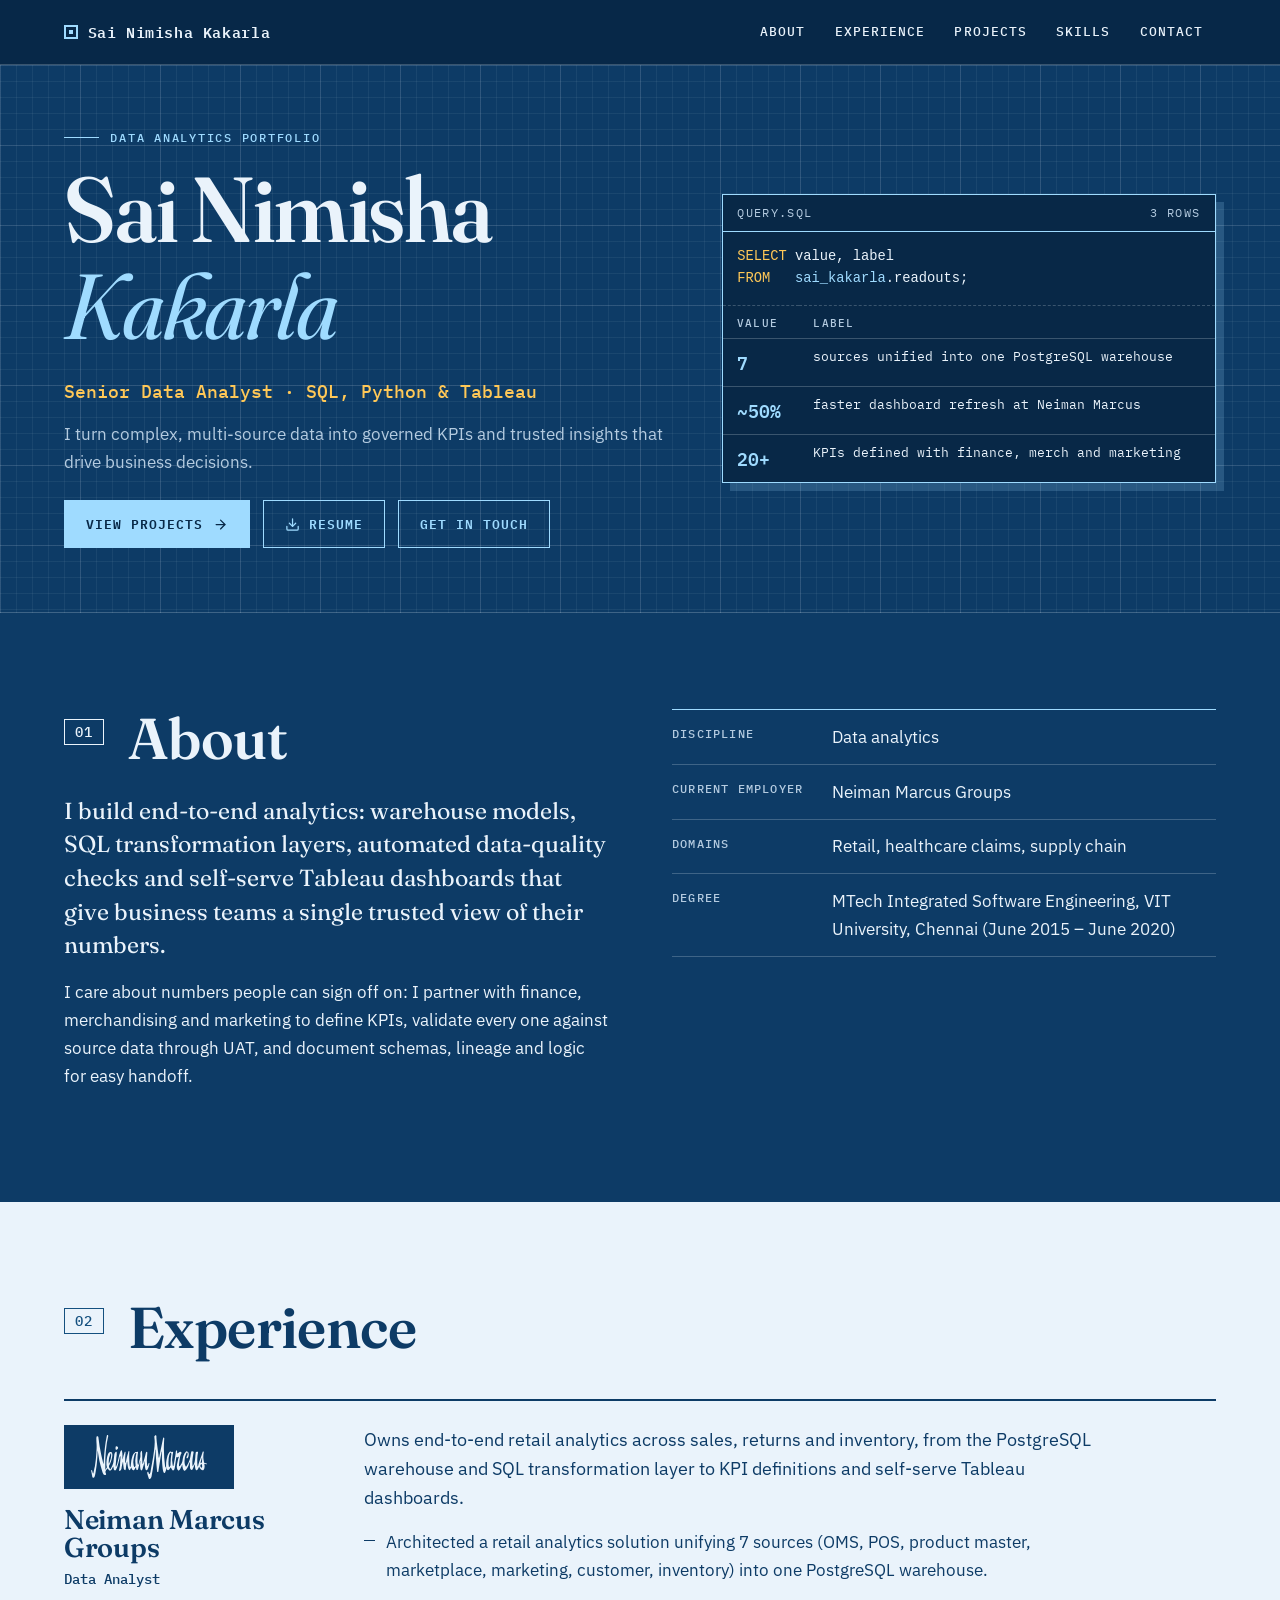
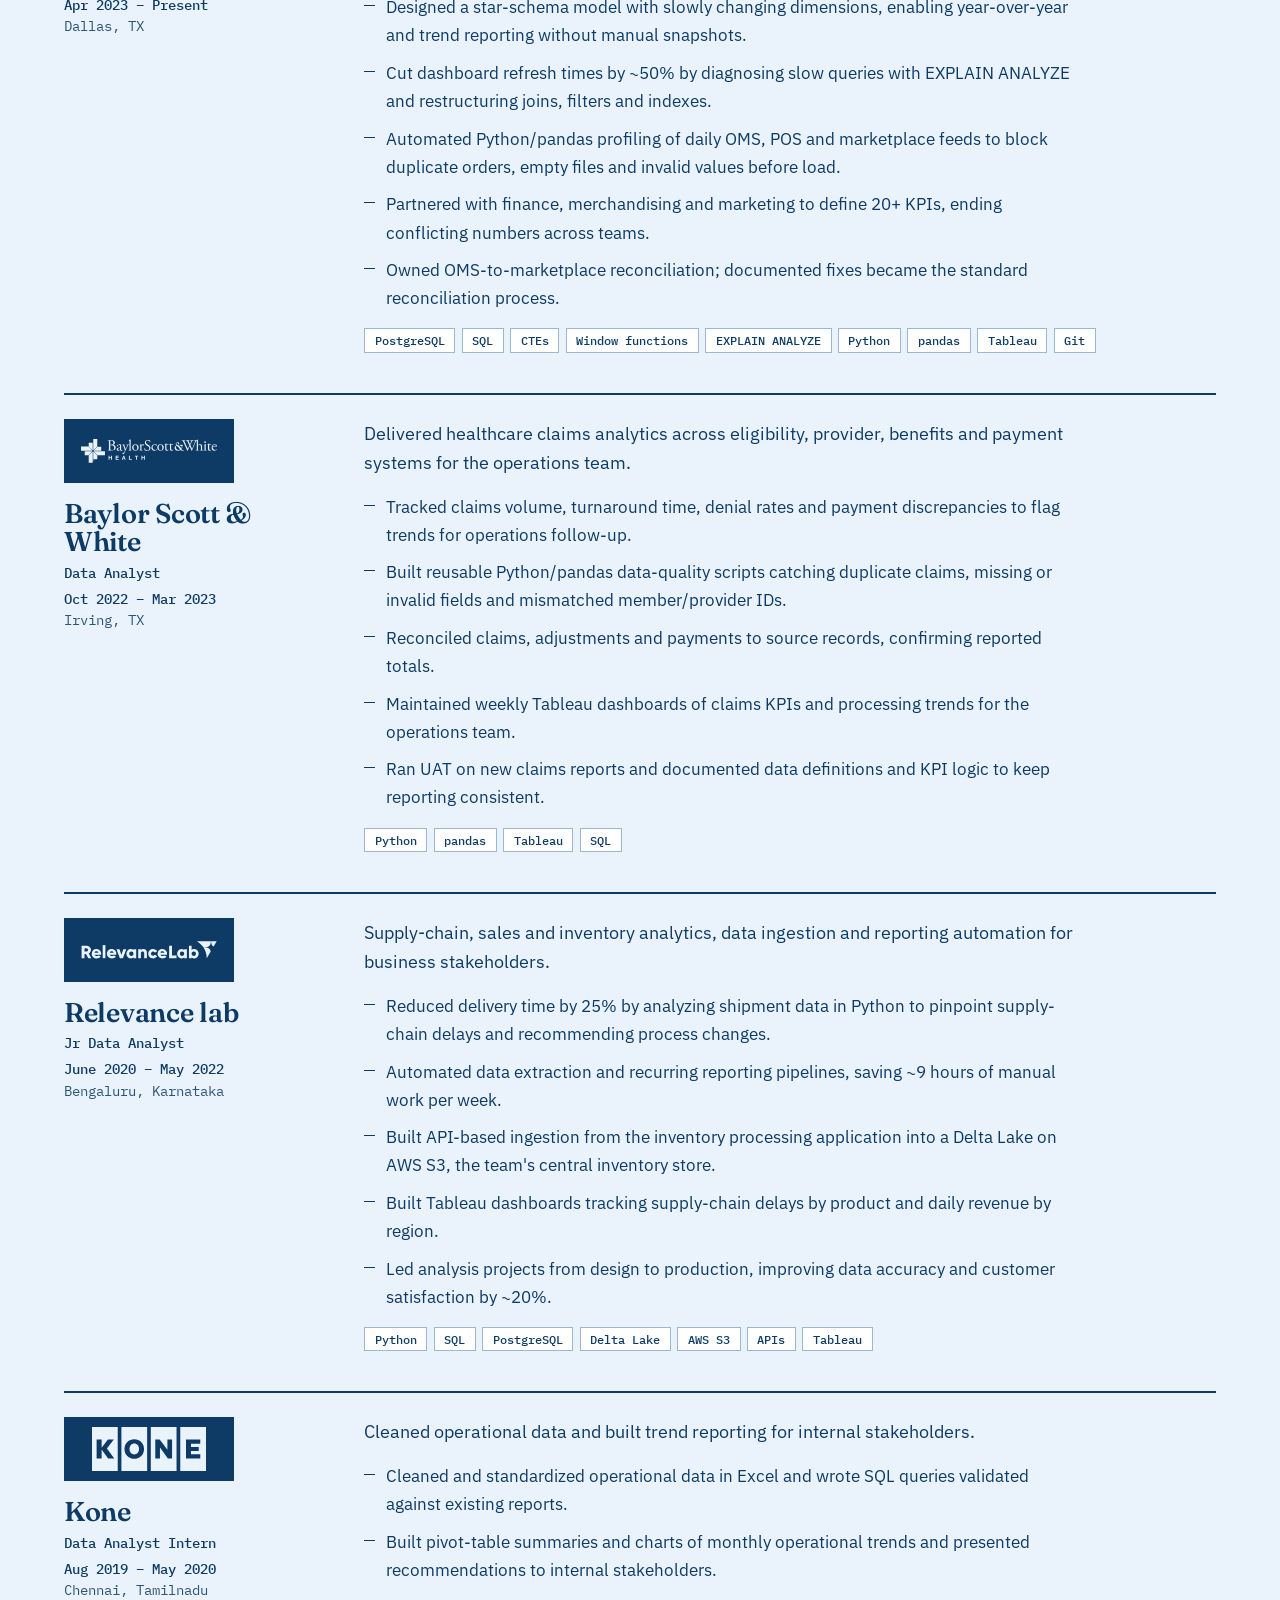
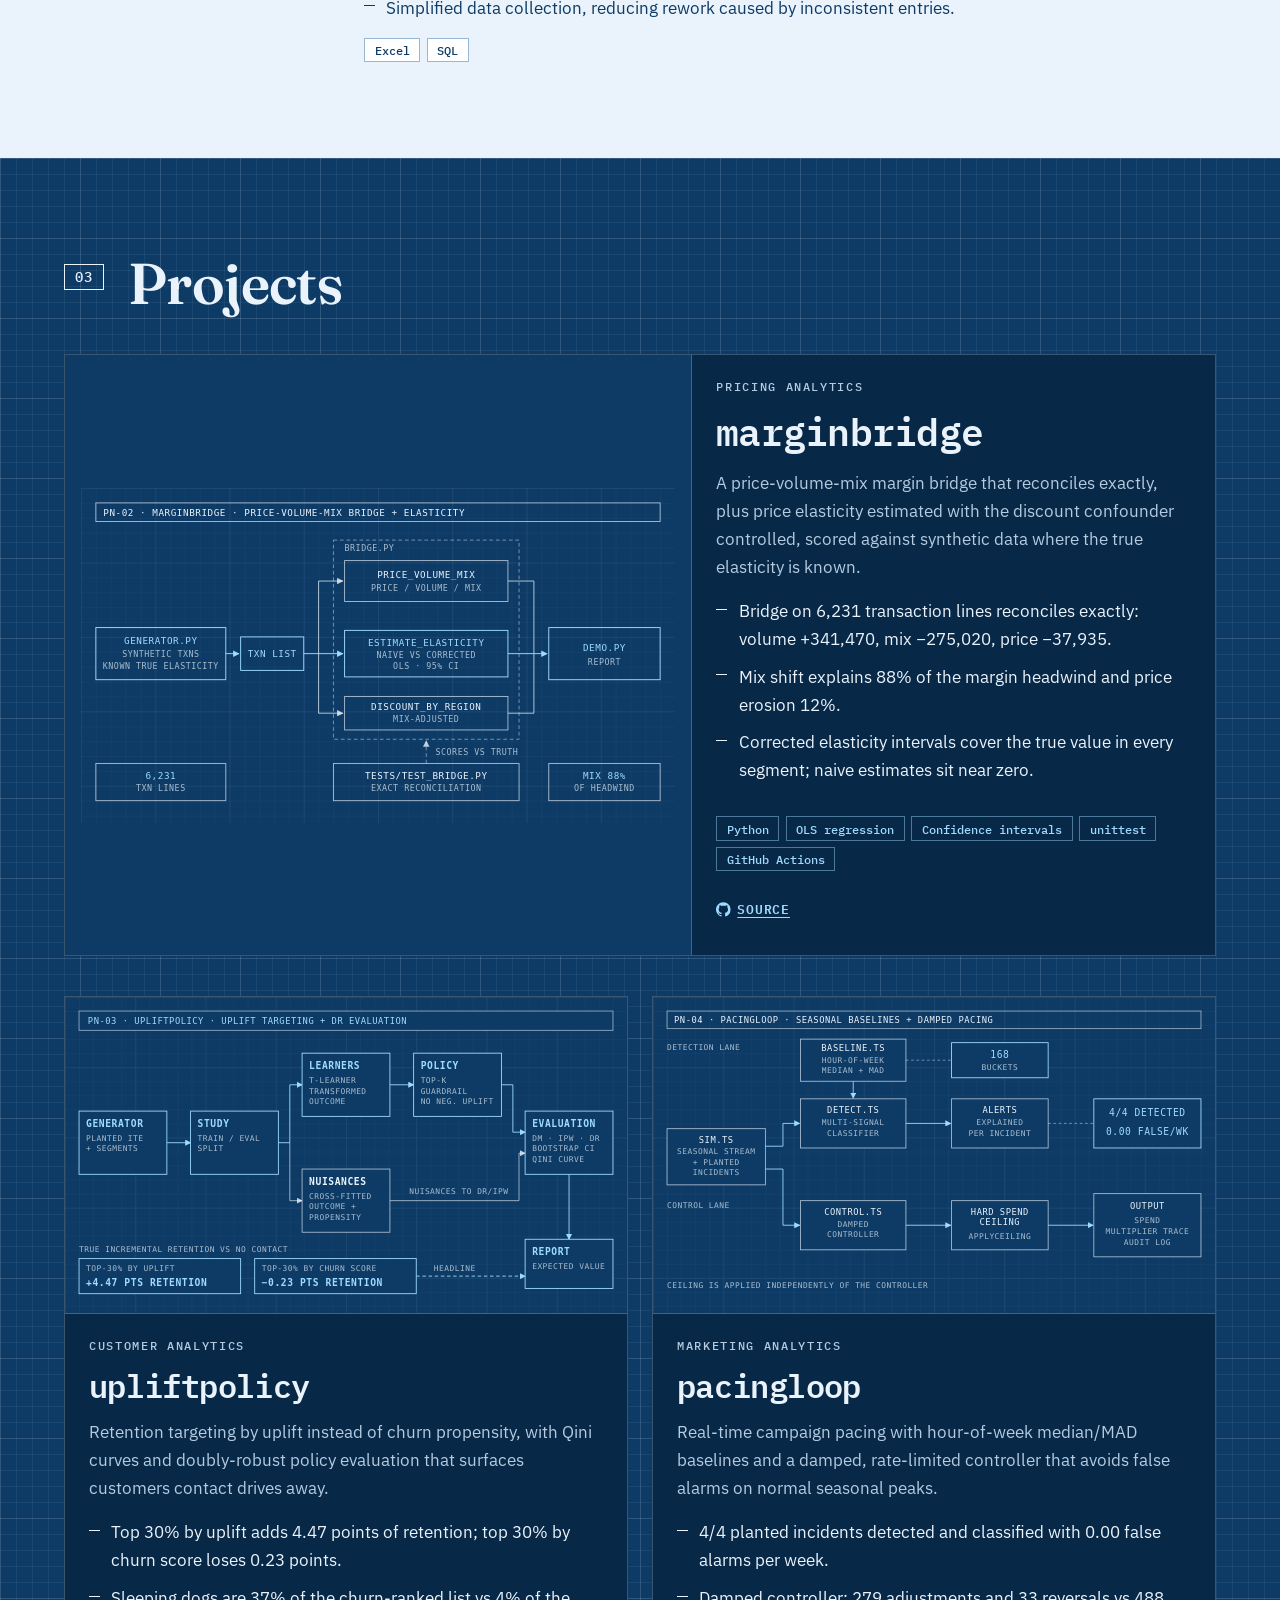
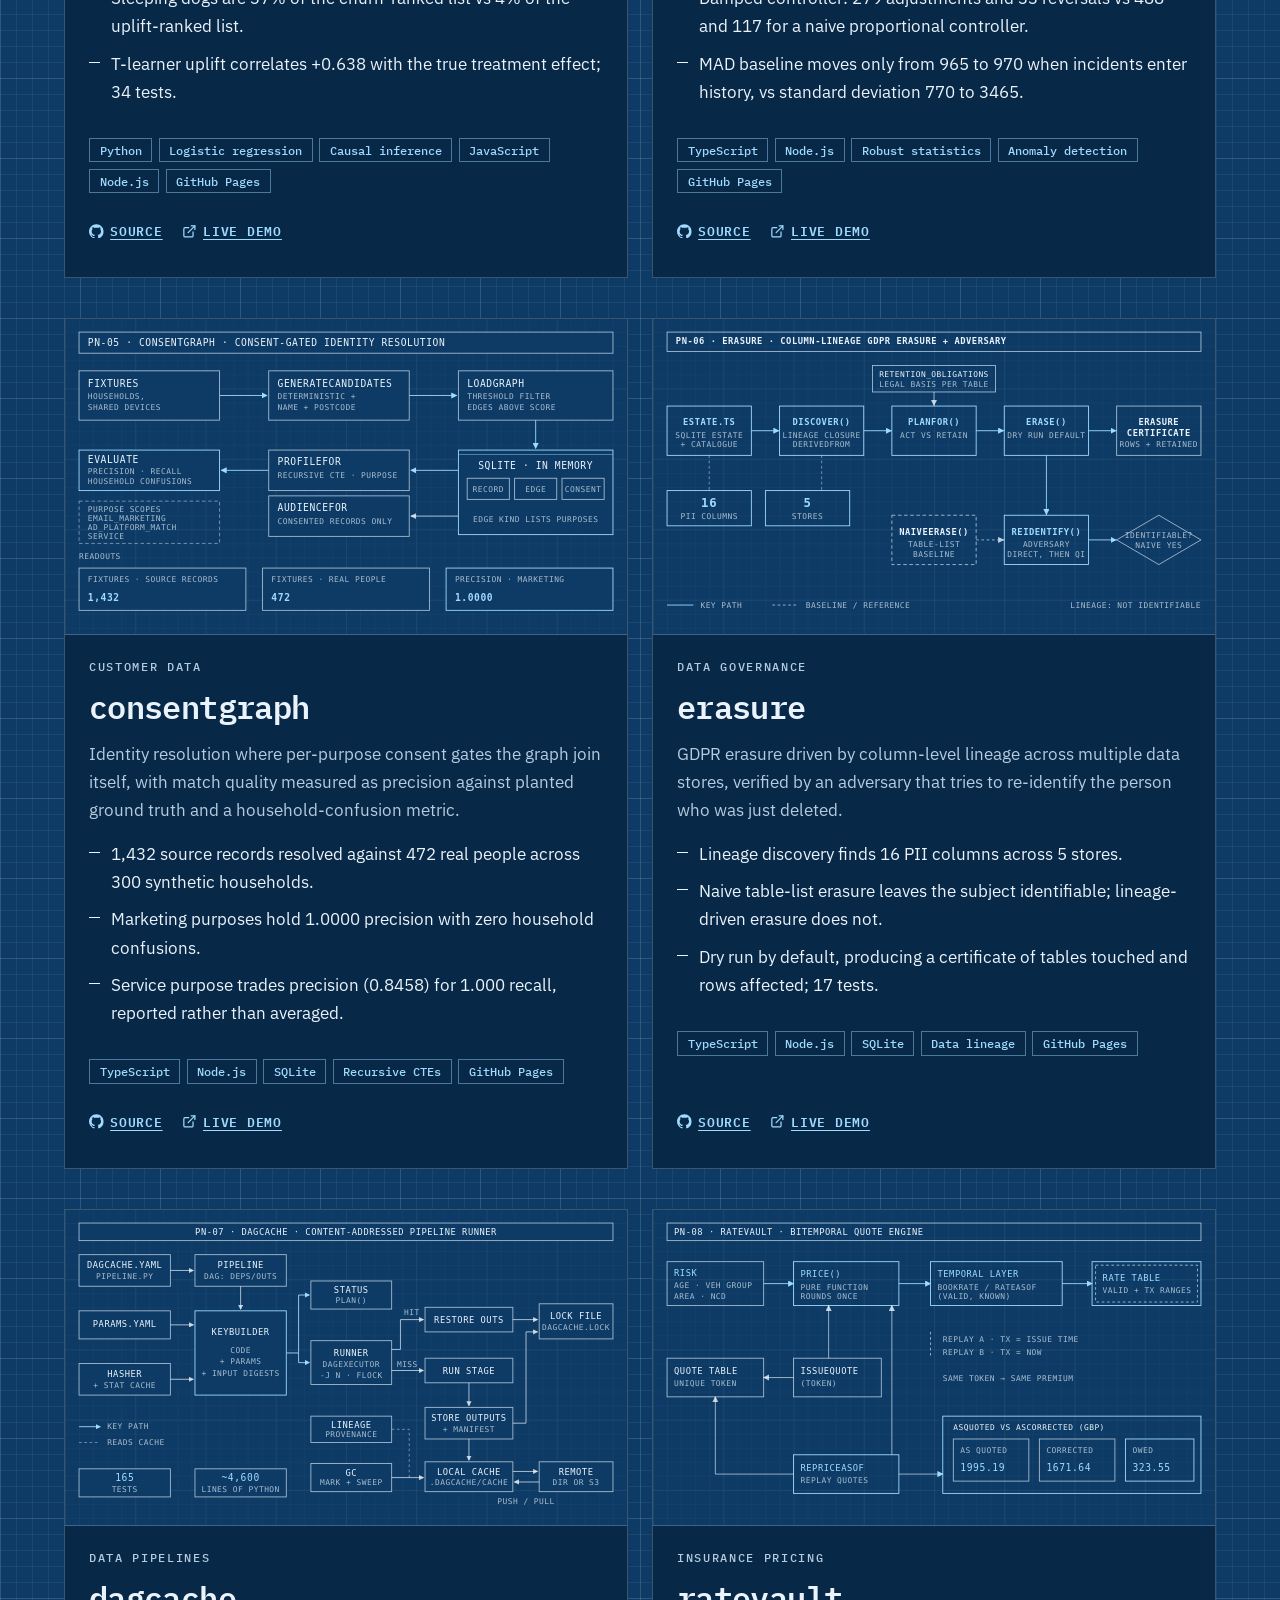
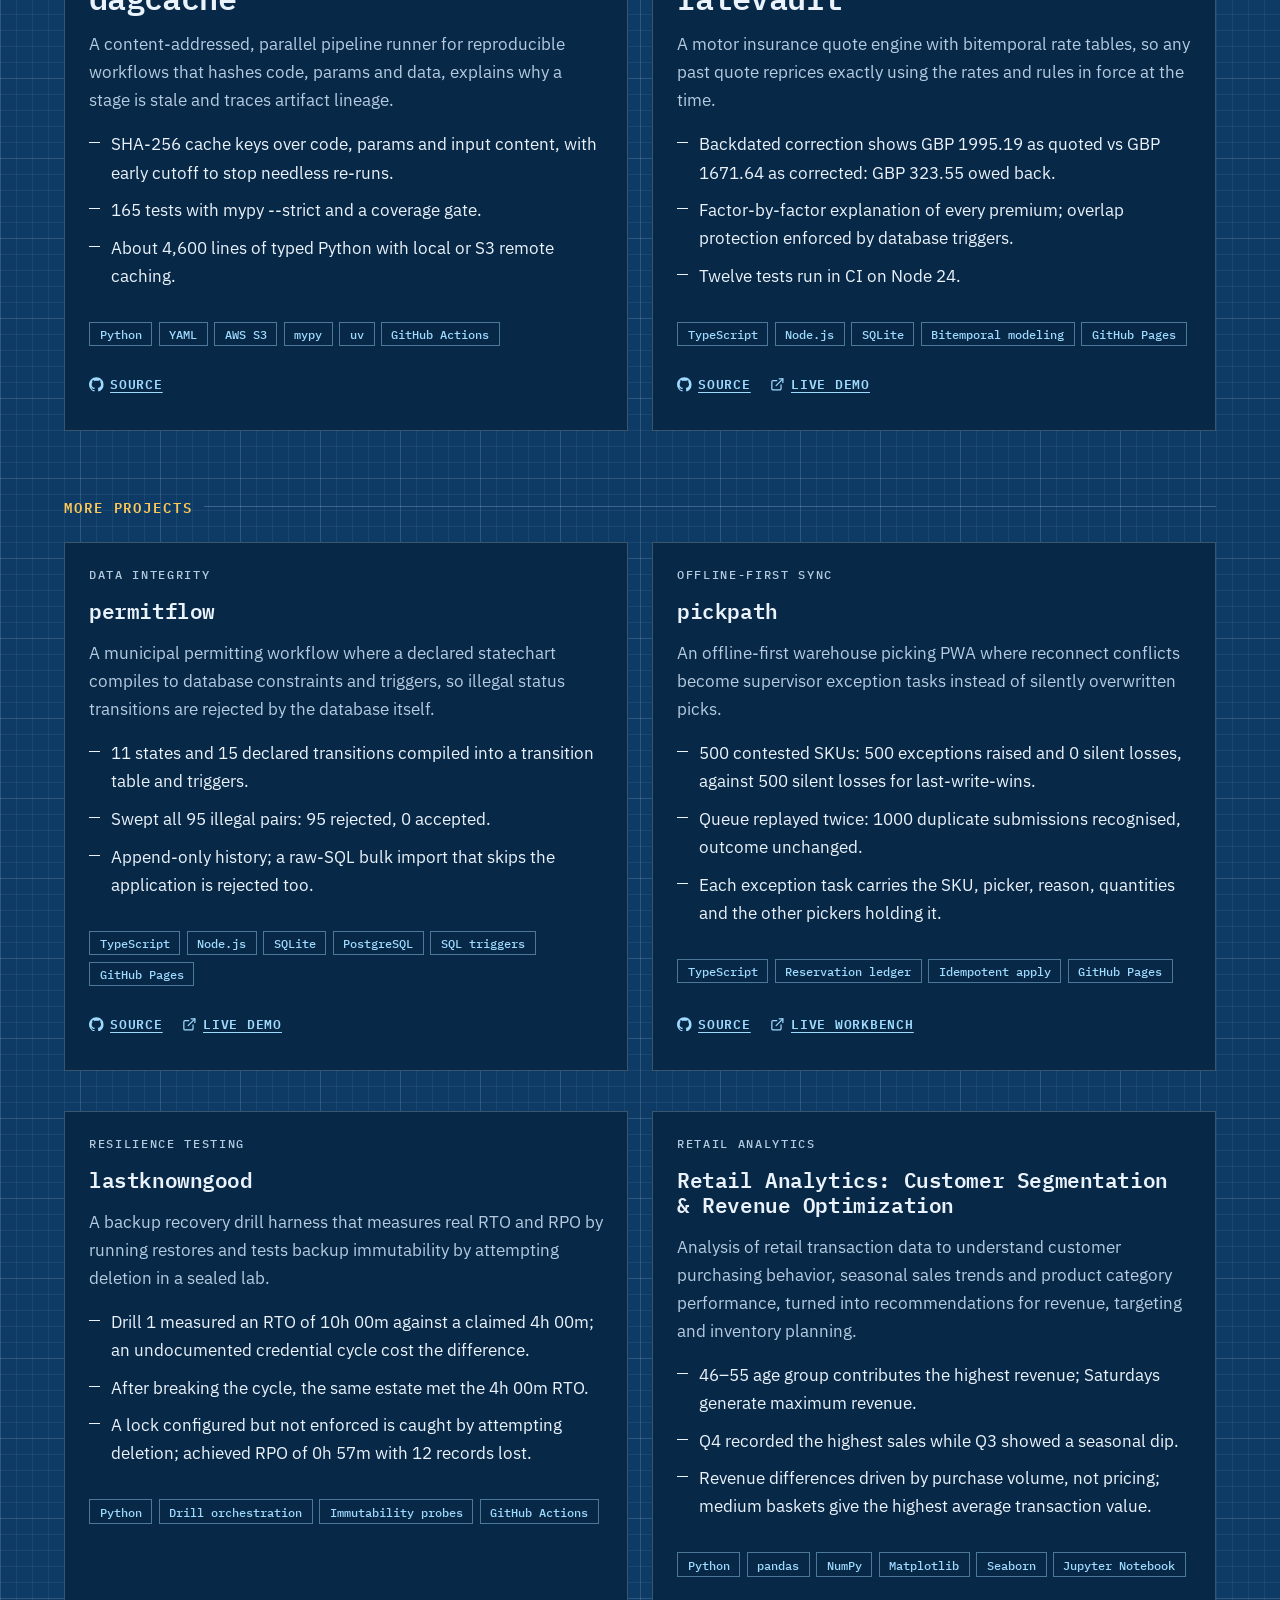
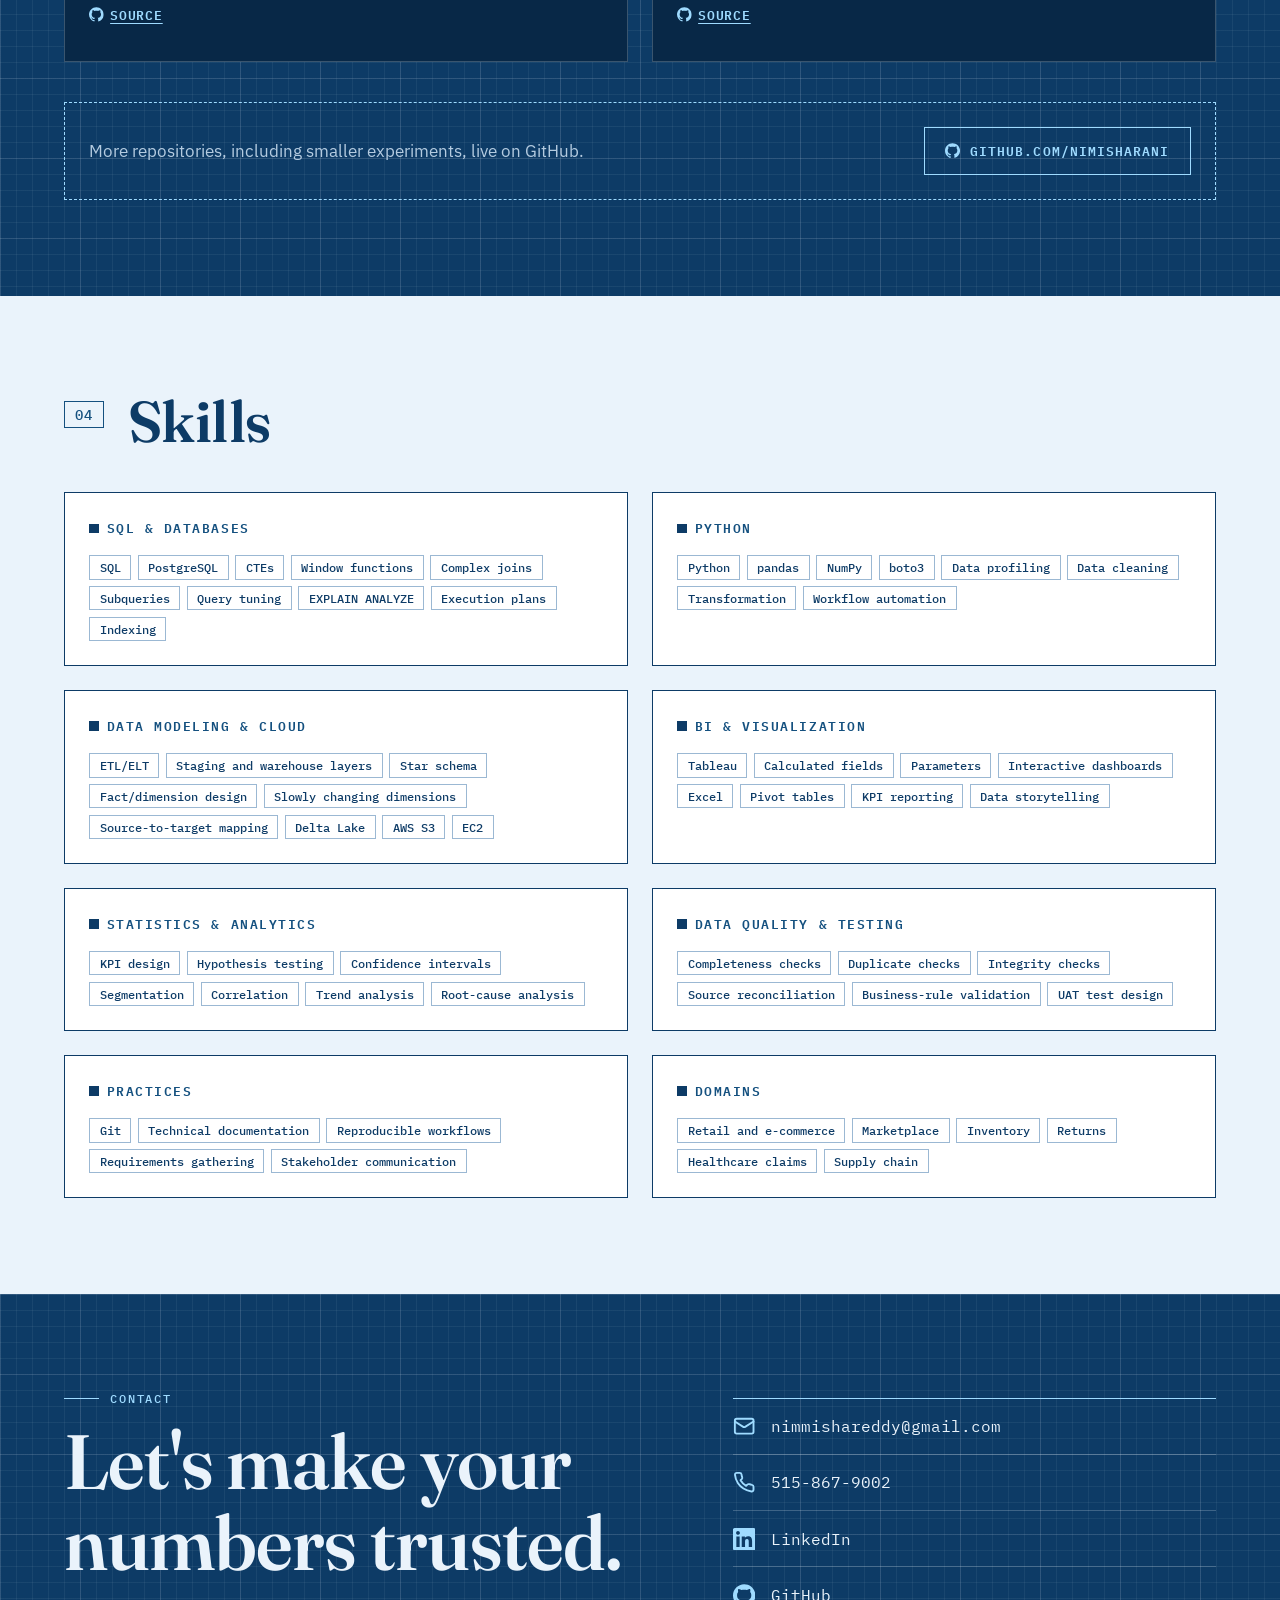
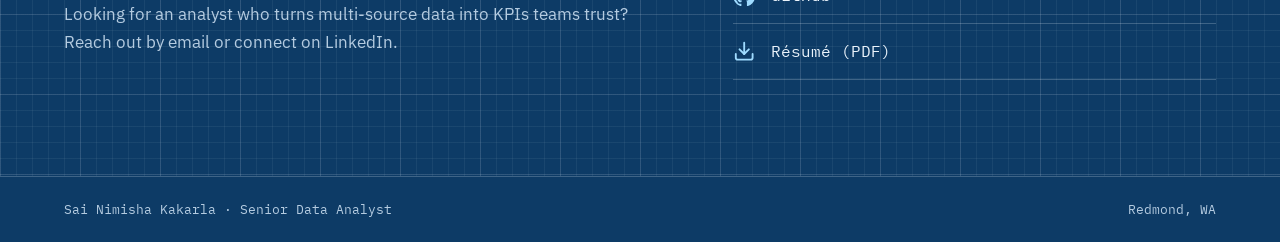
<file: index.html>
<!DOCTYPE html>
<html lang="en">
<head>
<meta charset="utf-8">
<meta name="viewport" content="width=device-width, initial-scale=1">
<title>Sai Nimisha Kakarla | Senior Data Analyst</title>
<meta name="description" content="Senior Data Analyst with 6+ years in retail, healthcare and supply chain, building governed KPIs and trusted analytics in SQL, Python and Tableau.">
<link rel="canonical" href="https://nimisharani.github.io/">
<meta property="og:type" content="website">
<meta property="og:title" content="Sai Nimisha Kakarla | Senior Data Analyst">
<meta property="og:description" content="Senior Data Analyst with 6+ years in retail, healthcare and supply chain, building governed KPIs and trusted analytics in SQL, Python and Tableau.">
<meta property="og:url" content="https://nimisharani.github.io/">
<meta property="og:image" content="https://nimisharani.github.io/assets/images/social-card.png">
<meta name="twitter:card" content="summary_large_image">
<meta name="theme-color" content="#0D3B66">
<link rel="icon" href="favicon.svg" type="image/svg+xml">
<link rel="apple-touch-icon" href="apple-touch-icon.png">
<link rel="preconnect" href="https://fonts.googleapis.com">
<link rel="preconnect" href="https://fonts.gstatic.com" crossorigin>
<link href="https://fonts.googleapis.com/css2?family=Fraunces:ital,opsz,wght@0,9..144,400;0,9..144,600;1,9..144,400&family=IBM+Plex+Mono:wght@400;500;600&family=IBM+Plex+Sans:wght@400;500&display=swap" rel="stylesheet">
<link rel="stylesheet" href="assets/css/style.css">
<script type="application/ld+json">{"@context":"https://schema.org","@type":"Person","name":"Sai Nimisha Kakarla","jobTitle":"Senior Data Analyst","url":"https://nimisharani.github.io/","sameAs":["https://github.com/Nimisharani","https://www.linkedin.com/in/nimisha-reddy-810a84141"],"address":{"@type":"PostalAddress","addressLocality":"Redmond","addressRegion":"WA"}}</script>
</head>
<body>
<svg width="0" height="0" style="position:absolute" aria-hidden="true" focusable="false">
  <symbol id="i-github" viewBox="0 0 24 24" fill="currentColor"><path d="M12 .297c-6.63 0-12 5.373-12 12 0 5.303 3.438 9.8 8.205 11.385 .6 .113 .82-.258 .82-.577 0-.285-.01-1.04-.015-2.04-3.338 .724-4.042-1.61-4.042-1.61C4.422 18.07 3.633 17.7 3.633 17.7c-1.087-.744 .084-.729 .084-.729 1.205 .084 1.838 1.236 1.838 1.236 1.07 1.835 2.809 1.305 3.495 .998 .108-.776 .417-1.305 .76-1.605-2.665-.3-5.466-1.332-5.466-5.93 0-1.31 .465-2.38 1.235-3.22-.135-.303-.54-1.523 .105-3.176 0 0 1.005-.322 3.3 1.23 .96-.267 1.98-.399 3-.405 1.02 .006 2.04 .138 3 .405 2.28-1.552 3.285-1.23 3.285-1.23 .645 1.653 .24 2.873 .12 3.176 .765 .84 1.23 1.91 1.23 3.22 0 4.61-2.805 5.625-5.475 5.92 .42 .36 .81 1.096 .81 2.22 0 1.606-.015 2.896-.015 3.286 0 .315 .21 .69 .825 .57C20.565 22.092 24 17.592 24 12.297c0-6.627-5.373-12-12-12"/></symbol>
  <symbol id="i-linkedin" viewBox="0 0 24 24" fill="currentColor"><path d="M20.447 20.452h-3.554v-5.569c0-1.328-.027-3.037-1.852-3.037-1.853 0-2.136 1.445-2.136 2.939v5.667H9.351V9h3.414v1.561h.046c.477-.9 1.637-1.85 3.37-1.85 3.601 0 4.267 2.37 4.267 5.455v6.286zM5.337 7.433c-1.144 0-2.063-.926-2.063-2.065 0-1.138 .92-2.063 2.063-2.063 1.14 0 2.064 .925 2.064 2.063 0 1.139-.925 2.065-2.064 2.065zm1.782 13.019H3.555V9h3.564v11.452zM22.225 0H1.771C.792 0 0 .774 0 1.729v20.542C0 23.227 .792 24 1.771 24h20.451C23.2 24 24 23.227 24 22.271V1.729C24 .774 23.2 0 22.222 0h.003z"/></symbol>
  <symbol id="i-mail" viewBox="0 0 24 24" fill="none" stroke="currentColor" stroke-width="2" stroke-linecap="round" stroke-linejoin="round"><rect width="20" height="16" x="2" y="4" rx="2"/><path d="m22 7-8.97 5.7a1.94 1.94 0 0 1-2.06 0L2 7"/></symbol>
  <symbol id="i-phone" viewBox="0 0 24 24" fill="none" stroke="currentColor" stroke-width="2" stroke-linecap="round" stroke-linejoin="round"><path d="M22 16.92v3a2 2 0 0 1-2.18 2 19.79 19.79 0 0 1-8.63-3.07 19.5 19.5 0 0 1-6-6 19.79 19.79 0 0 1-3.07-8.67A2 2 0 0 1 4.11 2h3a2 2 0 0 1 2 1.72 12.84 12.84 0 0 0 .7 2.81 2 2 0 0 1-.45 2.11L8.09 9.91a16 16 0 0 0 6 6l1.27-1.27a2 2 0 0 1 2.11-.45 12.84 12.84 0 0 0 2.81.7A2 2 0 0 1 22 16.92z"/></symbol>
  <symbol id="i-ext" viewBox="0 0 24 24" fill="none" stroke="currentColor" stroke-width="2" stroke-linecap="round" stroke-linejoin="round"><path d="M15 3h6v6"/><path d="M10 14 21 3"/><path d="M18 13v6a2 2 0 0 1-2 2H5a2 2 0 0 1-2-2V8a2 2 0 0 1 2-2h6"/></symbol>
  <symbol id="i-down" viewBox="0 0 24 24" fill="none" stroke="currentColor" stroke-width="2" stroke-linecap="round" stroke-linejoin="round"><path d="M21 15v4a2 2 0 0 1-2 2H5a2 2 0 0 1-2-2v-4"/><polyline points="7 10 12 15 17 10"/><line x1="12" x2="12" y1="15" y2="3"/></symbol>
  <symbol id="i-arrow" viewBox="0 0 24 24" fill="none" stroke="currentColor" stroke-width="2" stroke-linecap="round" stroke-linejoin="round"><path d="M5 12h14"/><path d="m12 5 7 7-7 7"/></symbol>
  <symbol id="i-menu" viewBox="0 0 24 24" fill="none" stroke="currentColor" stroke-width="2" stroke-linecap="round" stroke-linejoin="round"><line x1="4" x2="20" y1="12" y2="12"/><line x1="4" x2="20" y1="6" y2="6"/><line x1="4" x2="20" y1="18" y2="18"/></symbol>
  <symbol id="i-pin" viewBox="0 0 24 24" fill="none" stroke="currentColor" stroke-width="2" stroke-linecap="round" stroke-linejoin="round"><path d="M20 10c0 4.993-5.539 10.193-7.399 11.799a1 1 0 0 1-1.202 0C9.539 20.193 4 14.993 4 10a8 8 0 0 1 16 0"/><circle cx="12" cy="10" r="3"/></symbol>
</svg>
<a class="skip" href="#main">Skip to content</a>

<header class="top">
  <div class="wrap">
    <a class="brand" href="#top"><i aria-hidden="true"></i>Sai Nimisha Kakarla</a>
    <nav class="nav-d" aria-label="Primary">
      <a href="#about">About</a><a href="#experience">Experience</a><a href="#projects">Projects</a><a href="#skills">Skills</a><a href="#contact">Contact</a>
    </nav>
    <details class="nav-m">
      <summary><svg class="kit-icon" aria-hidden="true"><use href="#i-menu"/></svg>Menu</summary>
      <nav class="panel" aria-label="Mobile">
        <a href="#about">About</a><a href="#experience">Experience</a><a href="#projects">Projects</a><a href="#skills">Skills</a><a href="#contact">Contact</a>
      </nav>
    </details>
  </div>
</header>

<main id="main">
<div id="top" class="hero grid-bg">
  <div class="wrap">
    <div>
      <p class="tag">Data analytics portfolio</p>
      <h1>Sai Nimisha <em>Kakarla</em></h1>
      <p class="role">Senior Data Analyst · SQL, Python &amp; Tableau</p>
      <p class="lede">I turn complex, multi-source data into governed KPIs and trusted insights that drive business decisions.</p>
      <div class="btns">
        <a class="btn primary" href="#projects">View projects <svg class="kit-icon" aria-hidden="true"><use href="#i-arrow"/></svg></a>
        <a class="btn" href="assets/files/sai-kakarla-resume.pdf"><svg class="kit-icon" aria-hidden="true"><use href="#i-down"/></svg>Resume</a>
        <a class="btn" href="#contact">Get in touch</a>
      </div>
    </div>
    <aside class="query" aria-label="Career readout">
      <header><span>query.sql</span><span>3 rows</span></header>
      <pre><span class="k">SELECT</span> value, label
<span class="k">FROM</span>   <span class="c">sai_kakarla</span>.readouts;</pre>
      <table>
        <thead><tr><th scope="col">value</th><th scope="col">label</th></tr></thead>
        <tbody>
          <tr><td>7</td><td>sources unified into one PostgreSQL warehouse</td></tr>
          <tr><td>~50%</td><td>faster dashboard refresh at Neiman Marcus</td></tr>
          <tr><td>20+</td><td>KPIs defined with finance, merch and marketing</td></tr>
        </tbody>
      </table>
    </aside>
  </div>
</div>

<section id="about" class="about">
  <div class="wrap">
    <div>
      <div class="sec-head" style="margin-bottom:var(--s3)"><span class="n">01</span><h2>About</h2></div>
      <p>I build end-to-end analytics: warehouse models, SQL transformation layers, automated data-quality checks and self-serve Tableau dashboards that give business teams a single trusted view of their numbers.</p>
      <p>I care about numbers people can sign off on: I partner with finance, merchandising and marketing to define KPIs, validate every one against source data through UAT, and document schemas, lineage and logic for easy handoff.</p>
    </div>
    <dl class="facts">
      <div><dt>Discipline</dt><dd>Data analytics</dd></div>
      <div><dt>Current employer</dt><dd>Neiman Marcus Groups</dd></div>
      <div><dt>Domains</dt><dd>Retail, healthcare claims, supply chain</dd></div>
      <div><dt>Degree</dt><dd>MTech Integrated Software Engineering, VIT University, Chennai (June 2015 – June 2020)</dd></div>
    </dl>
  </div>
</section>

<section id="experience" class="pale">
  <div class="wrap">
    <div class="sec-head"><span class="n">02</span><h2>Experience</h2></div>
    <div class="roles">

      <article class="role-card">
        <div class="role-meta">
          <div class="logo"><img src="assets/images/logos/neiman-marcus.svg" alt="Neiman Marcus logo" loading="lazy" decoding="async"></div>
          <h3>Neiman Marcus Groups</h3>
          <p class="dates">Data Analyst</p>
          <p class="dates">Apr 2023 – Present</p>
          <p class="loc">Dallas, TX</p>
        </div>
        <div class="role-body">
          <p>Owns end-to-end retail analytics across sales, returns and inventory, from the PostgreSQL warehouse and SQL transformation layer to KPI definitions and self-serve Tableau dashboards.</p>
          <details class="fold" open><summary>Highlights</summary>
          <ul class="hl">
            <li>Architected a retail analytics solution unifying 7 sources (OMS, POS, product master, marketplace, marketing, customer, inventory) into one PostgreSQL warehouse.</li>
            <li>Designed a star-schema model with slowly changing dimensions, enabling year-over-year and trend reporting without manual snapshots.</li>
            <li>Cut dashboard refresh times by ~50% by diagnosing slow queries with EXPLAIN ANALYZE and restructuring joins, filters and indexes.</li>
            <li>Automated Python/pandas profiling of daily OMS, POS and marketplace feeds to block duplicate orders, empty files and invalid values before load.</li>
            <li>Partnered with finance, merchandising and marketing to define 20+ KPIs, ending conflicting numbers across teams.</li>
            <li>Owned OMS-to-marketplace reconciliation; documented fixes became the standard reconciliation process.</li>
          </ul></details>
          <ul class="chips"><li>PostgreSQL</li><li>SQL</li><li>CTEs</li><li>Window functions</li><li>EXPLAIN ANALYZE</li><li>Python</li><li>pandas</li><li>Tableau</li><li>Git</li></ul>
        </div>
      </article>

      <article class="role-card">
        <div class="role-meta">
          <div class="logo"><img src="assets/images/logos/baylor-scott-white.svg" alt="Baylor Scott &amp; White Health logo" loading="lazy" decoding="async"></div>
          <h3>Baylor Scott &amp; White</h3>
          <p class="dates">Data Analyst</p>
          <p class="dates">Oct 2022 – Mar 2023</p>
          <p class="loc">Irving, TX</p>
        </div>
        <div class="role-body">
          <p>Delivered healthcare claims analytics across eligibility, provider, benefits and payment systems for the operations team.</p>
          <details class="fold" open><summary>Highlights</summary>
          <ul class="hl">
            <li>Tracked claims volume, turnaround time, denial rates and payment discrepancies to flag trends for operations follow-up.</li>
            <li>Built reusable Python/pandas data-quality scripts catching duplicate claims, missing or invalid fields and mismatched member/provider IDs.</li>
            <li>Reconciled claims, adjustments and payments to source records, confirming reported totals.</li>
            <li>Maintained weekly Tableau dashboards of claims KPIs and processing trends for the operations team.</li>
            <li>Ran UAT on new claims reports and documented data definitions and KPI logic to keep reporting consistent.</li>
          </ul></details>
          <ul class="chips"><li>Python</li><li>pandas</li><li>Tableau</li><li>SQL</li></ul>
        </div>
      </article>

      <article class="role-card">
        <div class="role-meta">
          <div class="logo"><img src="assets/images/logos/relevance-lab.svg" alt="Relevance Lab logo" loading="lazy" decoding="async"></div>
          <h3>Relevance lab</h3>
          <p class="dates">Jr Data Analyst</p>
          <p class="dates">June 2020 – May 2022</p>
          <p class="loc">Bengaluru, Karnataka</p>
        </div>
        <div class="role-body">
          <p>Supply-chain, sales and inventory analytics, data ingestion and reporting automation for business stakeholders.</p>
          <details class="fold" open><summary>Highlights</summary>
          <ul class="hl">
            <li>Reduced delivery time by 25% by analyzing shipment data in Python to pinpoint supply-chain delays and recommending process changes.</li>
            <li>Automated data extraction and recurring reporting pipelines, saving ~9 hours of manual work per week.</li>
            <li>Built API-based ingestion from the inventory processing application into a Delta Lake on AWS S3, the team's central inventory store.</li>
            <li>Built Tableau dashboards tracking supply-chain delays by product and daily revenue by region.</li>
            <li>Led analysis projects from design to production, improving data accuracy and customer satisfaction by ~20%.</li>
          </ul></details>
          <ul class="chips"><li>Python</li><li>SQL</li><li>PostgreSQL</li><li>Delta Lake</li><li>AWS S3</li><li>APIs</li><li>Tableau</li></ul>
        </div>
      </article>

      <article class="role-card">
        <div class="role-meta">
          <div class="logo"><img src="assets/images/logos/kone.svg" alt="KONE logo" loading="lazy" decoding="async"></div>
          <h3>Kone</h3>
          <p class="dates">Data Analyst Intern</p>
          <p class="dates">Aug 2019 – May 2020</p>
          <p class="loc">Chennai, Tamilnadu</p>
        </div>
        <div class="role-body">
          <p>Cleaned operational data and built trend reporting for internal stakeholders.</p>
          <details class="fold" open><summary>Highlights</summary>
          <ul class="hl">
            <li>Cleaned and standardized operational data in Excel and wrote SQL queries validated against existing reports.</li>
            <li>Built pivot-table summaries and charts of monthly operational trends and presented recommendations to internal stakeholders.</li>
            <li>Simplified data collection, reducing rework caused by inconsistent entries.</li>
          </ul></details>
          <ul class="chips"><li>Excel</li><li>SQL</li></ul>
        </div>
      </article>
    </div>
  </div>
</section>

<section id="projects" class="grid-bg">
  <div class="wrap">
    <div class="sec-head"><span class="n">03</span><h2>Projects</h2></div>
    <p class="scroll-hint">Swipe through projects →</p>
    <div class="proj-grid">

      <article class="card feat">
        <div class="vis"><img src="assets/images/projects/marginbridge.svg" alt="Schematic: generator feeds a transaction list into price-volume-mix, elasticity and regional discount functions, then a report" width="640" height="360"></div>
        <div class="body">
          <p class="cat">Pricing analytics</p>
          <h3>marginbridge</h3>
          <p>A price-volume-mix margin bridge that reconciles exactly, plus price elasticity estimated with the discount confounder controlled, scored against synthetic data where the true elasticity is known.</p>
          <details class="fold" open><summary>Key results</summary>
          <ul class="hl"><li>Bridge on 6,231 transaction lines reconciles exactly: volume +341,470, mix −275,020, price −37,935.</li><li>Mix shift explains 88% of the margin headwind and price erosion 12%.</li><li>Corrected elasticity intervals cover the true value in every segment; naive estimates sit near zero.</li></ul></details>
          <ul class="chips"><li>Python</li><li>OLS regression</li><li>Confidence intervals</li><li>unittest</li><li>GitHub Actions</li></ul>
          <div class="links"><a href="https://github.com/Nimisharani/marginbridge"><svg class="kit-icon" aria-hidden="true"><use href="#i-github"/></svg>Source</a></div>
        </div>
      </article>

      <article class="card">
        <div class="vis"><img src="assets/images/projects/upliftpolicy.svg" alt="Schematic: generator and study split feed uplift learners and cross-fitted nuisance models into policy and evaluation" width="640" height="360"></div>
        <div class="body">
          <p class="cat">Customer analytics</p>
          <h3>upliftpolicy</h3>
          <p>Retention targeting by uplift instead of churn propensity, with Qini curves and doubly-robust policy evaluation that surfaces customers contact drives away.</p>
          <details class="fold" open><summary>Key results</summary>
          <ul class="hl"><li>Top 30% by uplift adds 4.47 points of retention; top 30% by churn score loses 0.23 points.</li><li>Sleeping dogs are 37% of the churn-ranked list vs 4% of the uplift-ranked list.</li><li>T-learner uplift correlates +0.638 with the true treatment effect; 34 tests.</li></ul></details>
          <ul class="chips"><li>Python</li><li>Logistic regression</li><li>Causal inference</li><li>JavaScript</li><li>Node.js</li><li>GitHub Pages</li></ul>
          <div class="links"><a href="https://github.com/Nimisharani/upliftpolicy"><svg class="kit-icon" aria-hidden="true"><use href="#i-github"/></svg>Source</a><a href="https://Nimisharani.github.io/upliftpolicy/"><svg class="kit-icon" aria-hidden="true"><use href="#i-ext"/></svg>Live demo</a></div>
        </div>
      </article>

      <article class="card">
        <div class="vis"><img src="assets/images/projects/pacingloop.svg" alt="Schematic: seasonal simulator feeds a classifier and a damped controller, capped by a hard spend ceiling" width="640" height="360"></div>
        <div class="body">
          <p class="cat">Marketing analytics</p>
          <h3>pacingloop</h3>
          <p>Real-time campaign pacing with hour-of-week median/MAD baselines and a damped, rate-limited controller that avoids false alarms on normal seasonal peaks.</p>
          <details class="fold" open><summary>Key results</summary>
          <ul class="hl"><li>4/4 planted incidents detected and classified with 0.00 false alarms per week.</li><li>Damped controller: 279 adjustments and 33 reversals vs 488 and 117 for a naive proportional controller.</li><li>MAD baseline moves only from 965 to 970 when incidents enter history, vs standard deviation 770 to 3465.</li></ul></details>
          <ul class="chips"><li>TypeScript</li><li>Node.js</li><li>Robust statistics</li><li>Anomaly detection</li><li>GitHub Pages</li></ul>
          <div class="links"><a href="https://github.com/Nimisharani/pacingloop"><svg class="kit-icon" aria-hidden="true"><use href="#i-github"/></svg>Source</a><a href="https://Nimisharani.github.io/pacingloop/"><svg class="kit-icon" aria-hidden="true"><use href="#i-ext"/></svg>Live demo</a></div>
        </div>
      </article>

      <article class="card">
        <div class="vis"><img src="assets/images/projects/consentgraph.svg" alt="Schematic: fixtures and candidate links load a consent-gated graph in SQLite, queried by purpose and evaluated for precision" width="640" height="360"></div>
        <div class="body">
          <p class="cat">Customer data</p>
          <h3>consentgraph</h3>
          <p>Identity resolution where per-purpose consent gates the graph join itself, with match quality measured as precision against planted ground truth and a household-confusion metric.</p>
          <details class="fold" open><summary>Key results</summary>
          <ul class="hl"><li>1,432 source records resolved against 472 real people across 300 synthetic households.</li><li>Marketing purposes hold 1.0000 precision with zero household confusions.</li><li>Service purpose trades precision (0.8458) for 1.000 recall, reported rather than averaged.</li></ul></details>
          <ul class="chips"><li>TypeScript</li><li>Node.js</li><li>SQLite</li><li>Recursive CTEs</li><li>GitHub Pages</li></ul>
          <div class="links"><a href="https://github.com/Nimisharani/consentgraph"><svg class="kit-icon" aria-hidden="true"><use href="#i-github"/></svg>Source</a><a href="https://Nimisharani.github.io/consentgraph/"><svg class="kit-icon" aria-hidden="true"><use href="#i-ext"/></svg>Live demo</a></div>
        </div>
      </article>

      <article class="card">
        <div class="vis"><img src="assets/images/projects/erasure.svg" alt="Schematic: a column catalogue drives lineage discovery, an erasure plan, a certificate and an adversary that tries to re-identify the subject" width="640" height="360"></div>
        <div class="body">
          <p class="cat">Data governance</p>
          <h3>erasure</h3>
          <p>GDPR erasure driven by column-level lineage across multiple data stores, verified by an adversary that tries to re-identify the person who was just deleted.</p>
          <details class="fold" open><summary>Key results</summary>
          <ul class="hl"><li>Lineage discovery finds 16 PII columns across 5 stores.</li><li>Naive table-list erasure leaves the subject identifiable; lineage-driven erasure does not.</li><li>Dry run by default, producing a certificate of tables touched and rows affected; 17 tests.</li></ul></details>
          <ul class="chips"><li>TypeScript</li><li>Node.js</li><li>SQLite</li><li>Data lineage</li><li>GitHub Pages</li></ul>
          <div class="links"><a href="https://github.com/Nimisharani/erasure"><svg class="kit-icon" aria-hidden="true"><use href="#i-github"/></svg>Source</a><a href="https://Nimisharani.github.io/erasure/"><svg class="kit-icon" aria-hidden="true"><use href="#i-ext"/></svg>Live demo</a></div>
        </div>
      </article>

      <article class="card">
        <div class="vis"><img src="assets/images/projects/dagcache.svg" alt="Schematic: stage definitions build content-addressed cache keys, run in parallel, and store outputs in a local or S3 cache" width="640" height="360"></div>
        <div class="body">
          <p class="cat">Data pipelines</p>
          <h3>dagcache</h3>
          <p>A content-addressed, parallel pipeline runner for reproducible workflows that hashes code, params and data, explains why a stage is stale and traces artifact lineage.</p>
          <details class="fold" open><summary>Key results</summary>
          <ul class="hl"><li>SHA-256 cache keys over code, params and input content, with early cutoff to stop needless re-runs.</li><li>165 tests with mypy --strict and a coverage gate.</li><li>About 4,600 lines of typed Python with local or S3 remote caching.</li></ul></details>
          <ul class="chips"><li>Python</li><li>YAML</li><li>AWS S3</li><li>mypy</li><li>uv</li><li>GitHub Actions</li></ul>
          <div class="links"><a href="https://github.com/Nimisharani/dagcache"><svg class="kit-icon" aria-hidden="true"><use href="#i-github"/></svg>Source</a></div>
        </div>
      </article>

      <article class="card">
        <div class="vis"><img src="assets/images/projects/ratevault.svg" alt="Schematic of the ratevault bitemporal rate tables and quote engine" width="640" height="360"></div>
        <div class="body">
          <p class="cat">Insurance pricing</p>
          <h3>ratevault</h3>
          <p>A motor insurance quote engine with bitemporal rate tables, so any past quote reprices exactly using the rates and rules in force at the time.</p>
          <details class="fold" open><summary>Key results</summary>
          <ul class="hl"><li>Backdated correction shows GBP 1995.19 as quoted vs GBP 1671.64 as corrected: GBP 323.55 owed back.</li><li>Factor-by-factor explanation of every premium; overlap protection enforced by database triggers.</li><li>Twelve tests run in CI on Node 24.</li></ul></details>
          <ul class="chips"><li>TypeScript</li><li>Node.js</li><li>SQLite</li><li>Bitemporal modeling</li><li>GitHub Pages</li></ul>
          <div class="links"><a href="https://github.com/Nimisharani/ratevault"><svg class="kit-icon" aria-hidden="true"><use href="#i-github"/></svg>Source</a><a href="https://Nimisharani.github.io/ratevault/"><svg class="kit-icon" aria-hidden="true"><use href="#i-ext"/></svg>Live demo</a></div>
        </div>
      </article>

    </div>
    <h3 class="more-h">More projects</h3>
    <div class="proj-grid sm-grid">
      <article class="card sm">
        <div class="body">
          <p class="cat">Data integrity</p>
          <h3>permitflow</h3>
          <p>A municipal permitting workflow where a declared statechart compiles to database constraints and triggers, so illegal status transitions are rejected by the database itself.</p>
          <details class="fold" open><summary>Key results</summary>
          <ul class="hl"><li>11 states and 15 declared transitions compiled into a transition table and triggers.</li><li>Swept all 95 illegal pairs: 95 rejected, 0 accepted.</li><li>Append-only history; a raw-SQL bulk import that skips the application is rejected too.</li></ul></details>
          <ul class="chips"><li>TypeScript</li><li>Node.js</li><li>SQLite</li><li>PostgreSQL</li><li>SQL triggers</li><li>GitHub Pages</li></ul>
          <div class="links"><a href="https://github.com/Nimisharani/permitflow"><svg class="kit-icon" aria-hidden="true"><use href="#i-github"/></svg>Source</a><a href="https://Nimisharani.github.io/permitflow/"><svg class="kit-icon" aria-hidden="true"><use href="#i-ext"/></svg>Live demo</a></div>
        </div>
      </article>

      <article class="card sm">
        <div class="body">
          <p class="cat">Offline-first sync</p>
          <h3>pickpath</h3>
          <p>An offline-first warehouse picking PWA where reconnect conflicts become supervisor exception tasks instead of silently overwritten picks.</p>
          <details class="fold" open><summary>Key results</summary>
          <ul class="hl"><li>500 contested SKUs: 500 exceptions raised and 0 silent losses, against 500 silent losses for last-write-wins.</li><li>Queue replayed twice: 1000 duplicate submissions recognised, outcome unchanged.</li><li>Each exception task carries the SKU, picker, reason, quantities and the other pickers holding it.</li></ul></details>
          <ul class="chips"><li>TypeScript</li><li>Reservation ledger</li><li>Idempotent apply</li><li>GitHub Pages</li></ul>
          <div class="links"><a href="https://github.com/Nimisharani/pickpath"><svg class="kit-icon" aria-hidden="true"><use href="#i-github"/></svg>Source</a><a href="https://Nimisharani.github.io/pickpath/"><svg class="kit-icon" aria-hidden="true"><use href="#i-ext"/></svg>Live workbench</a></div>
        </div>
      </article>

      <article class="card sm">
        <div class="body">
          <p class="cat">Resilience testing</p>
          <h3>lastknowngood</h3>
          <p>A backup recovery drill harness that measures real RTO and RPO by running restores and tests backup immutability by attempting deletion in a sealed lab.</p>
          <details class="fold" open><summary>Key results</summary>
          <ul class="hl"><li>Drill 1 measured an RTO of 10h 00m against a claimed 4h 00m; an undocumented credential cycle cost the difference.</li><li>After breaking the cycle, the same estate met the 4h 00m RTO.</li><li>A lock configured but not enforced is caught by attempting deletion; achieved RPO of 0h 57m with 12 records lost.</li></ul></details>
          <ul class="chips"><li>Python</li><li>Drill orchestration</li><li>Immutability probes</li><li>GitHub Actions</li></ul>
          <div class="links"><a href="https://github.com/Nimisharani/lastknowngood"><svg class="kit-icon" aria-hidden="true"><use href="#i-github"/></svg>Source</a></div>
        </div>
      </article>

      <article class="card sm">
        <div class="body">
          <p class="cat">Retail analytics</p>
          <h3>Retail Analytics: Customer Segmentation &amp; Revenue Optimization</h3>
          <p>Analysis of retail transaction data to understand customer purchasing behavior, seasonal sales trends and product category performance, turned into recommendations for revenue, targeting and inventory planning.</p>
          <details class="fold" open><summary>Key findings</summary>
          <ul class="hl"><li>46–55 age group contributes the highest revenue; Saturdays generate maximum revenue.</li><li>Q4 recorded the highest sales while Q3 showed a seasonal dip.</li><li>Revenue differences driven by purchase volume, not pricing; medium baskets give the highest average transaction value.</li></ul></details>
          <ul class="chips"><li>Python</li><li>pandas</li><li>NumPy</li><li>Matplotlib</li><li>Seaborn</li><li>Jupyter Notebook</li></ul>
          <div class="links"><a href="https://github.com/Nimisharani/retail-analytics-customer-segmentation"><svg class="kit-icon" aria-hidden="true"><use href="#i-github"/></svg>Source</a></div>
        </div>
      </article>
    </div>
    <div class="more">
      <p>More repositories, including smaller experiments, live on GitHub.</p>
      <a class="btn" href="https://github.com/Nimisharani"><svg class="kit-icon" aria-hidden="true"><use href="#i-github"/></svg>github.com/Nimisharani</a>
    </div>
  </div>
</section>

<section id="skills" class="pale">
  <div class="wrap">
    <div class="sec-head"><span class="n">04</span><h2>Skills</h2></div>
    <div class="skills">
      <div class="skill"><h3>SQL &amp; Databases</h3><ul class="chips"><li>SQL</li><li>PostgreSQL</li><li>CTEs</li><li>Window functions</li><li>Complex joins</li><li>Subqueries</li><li>Query tuning</li><li>EXPLAIN ANALYZE</li><li>Execution plans</li><li>Indexing</li></ul></div>
      <div class="skill"><h3>Python</h3><ul class="chips"><li>Python</li><li>pandas</li><li>NumPy</li><li>boto3</li><li>Data profiling</li><li>Data cleaning</li><li>Transformation</li><li>Workflow automation</li></ul></div>
      <div class="skill"><h3>Data Modeling &amp; Cloud</h3><ul class="chips"><li>ETL/ELT</li><li>Staging and warehouse layers</li><li>Star schema</li><li>Fact/dimension design</li><li>Slowly changing dimensions</li><li>Source-to-target mapping</li><li>Delta Lake</li><li>AWS S3</li><li>EC2</li></ul></div>
      <div class="skill"><h3>BI &amp; Visualization</h3><ul class="chips"><li>Tableau</li><li>Calculated fields</li><li>Parameters</li><li>Interactive dashboards</li><li>Excel</li><li>Pivot tables</li><li>KPI reporting</li><li>Data storytelling</li></ul></div>
      <div class="skill"><h3>Statistics &amp; Analytics</h3><ul class="chips"><li>KPI design</li><li>Hypothesis testing</li><li>Confidence intervals</li><li>Segmentation</li><li>Correlation</li><li>Trend analysis</li><li>Root-cause analysis</li></ul></div>
      <div class="skill"><h3>Data Quality &amp; Testing</h3><ul class="chips"><li>Completeness checks</li><li>Duplicate checks</li><li>Integrity checks</li><li>Source reconciliation</li><li>Business-rule validation</li><li>UAT test design</li></ul></div>
      <div class="skill"><h3>Practices</h3><ul class="chips"><li>Git</li><li>Technical documentation</li><li>Reproducible workflows</li><li>Requirements gathering</li><li>Stakeholder communication</li></ul></div>
      <div class="skill"><h3>Domains</h3><ul class="chips"><li>Retail and e-commerce</li><li>Marketplace</li><li>Inventory</li><li>Returns</li><li>Healthcare claims</li><li>Supply chain</li></ul></div>
    </div>
  </div>
</section>

<section id="contact" class="grid-bg">
  <div class="wrap">
    <div class="contact-big">
      <div>
        <p class="tag">Contact</p>
        <h2>Let's make your numbers trusted.</h2>
        <p class="lede">Looking for an analyst who turns multi-source data into KPIs teams trust? Reach out by email or connect on LinkedIn.</p>
      </div>
      <ul class="clist">
        <li><a href="mailto:nimmishareddy@gmail.com"><svg class="kit-icon" aria-hidden="true"><use href="#i-mail"/></svg>nimmishareddy@gmail.com</a></li>
        <li><a href="tel:515-867-9002"><svg class="kit-icon" aria-hidden="true"><use href="#i-phone"/></svg>515-867-9002</a></li>
        <li><a href="https://www.linkedin.com/in/nimisha-reddy-810a84141"><svg class="kit-icon" aria-hidden="true"><use href="#i-linkedin"/></svg>LinkedIn</a></li>
        <li><a href="https://github.com/Nimisharani"><svg class="kit-icon" aria-hidden="true"><use href="#i-github"/></svg>GitHub</a></li>
        <li><a href="assets/files/sai-kakarla-resume.pdf"><svg class="kit-icon" aria-hidden="true"><use href="#i-down"/></svg>Résumé (PDF)</a></li>
      </ul>
    </div>
  </div>
</section>
</main>

<footer><div class="wrap"><span>Sai Nimisha Kakarla · Senior Data Analyst</span><span>Redmond, WA</span></div></footer>

</body>
</html>
</file>
<file: assets/css/style.css>
:root{
  --navy:#0D3B66; --navy-d:#082847; --navy-l:#14507f;
  --ink:#EAF3FB; --mute:#B4CBE0; --cyan:#9FDBFF; --amber:#FFC857;
  --paper:#EAF3FB; --paper-2:#FFFFFF; --line:rgba(234,243,251,.22);
  --f-display:"Fraunces",Georgia,serif; --f-text:"IBM Plex Sans",sans-serif; --f-mono:"IBM Plex Mono",monospace;
  --s1:.5rem; --s2:1rem; --s3:1.5rem; --s4:2.5rem; --s5:4rem; --s6:6rem;
  --wrap:1200px;
}
*{box-sizing:border-box}
html{scroll-behavior:smooth;scroll-padding-top:72px}
body{margin:0;background:var(--navy);color:var(--ink);font:400 1.0625rem/1.65 var(--f-text);-webkit-font-smoothing:antialiased;overflow-x:hidden}
img{max-width:100%;display:block}
a{color:var(--cyan);text-underline-offset:3px}
a:hover{color:#fff}
:focus-visible{outline:3px solid var(--amber);outline-offset:3px;border-radius:2px}
.wrap{max-width:var(--wrap);margin:0 auto;padding:0 var(--s3)}
.kit-icon{width:1.15em;height:1.15em;flex:none}
.skip{position:absolute;left:-999px;top:0;background:var(--amber);color:var(--navy-d);padding:.7rem 1rem;z-index:99}
.skip:focus{left:0}

/* blueprint grid backdrop */
.grid-bg{background-image:linear-gradient(rgba(234,243,251,.06) 1px,transparent 1px),linear-gradient(90deg,rgba(234,243,251,.06) 1px,transparent 1px),linear-gradient(rgba(234,243,251,.1) 1px,transparent 1px),linear-gradient(90deg,rgba(234,243,251,.1) 1px,transparent 1px);background-size:16px 16px,16px 16px,80px 80px,80px 80px}

/* header */
.top{position:sticky;top:0;z-index:20;background:rgba(8,40,71,.94);backdrop-filter:blur(6px);border-bottom:1px solid var(--line)}
.top .wrap{display:flex;align-items:center;justify-content:space-between;min-height:64px}
.brand{font:600 .95rem var(--f-mono);color:var(--ink);text-decoration:none;letter-spacing:.04em;display:flex;align-items:center;gap:.6rem;min-height:44px}
.brand i{width:14px;height:14px;border:2px solid var(--cyan);display:inline-block;position:relative}
.brand i::after{content:"";position:absolute;inset:3px;background:var(--cyan)}
.nav-d{display:flex;gap:.25rem}
.nav-d a,.nav-m a{font:500 .8rem var(--f-mono);letter-spacing:.08em;text-transform:uppercase;color:var(--ink);text-decoration:none;padding:.8rem .8rem;display:inline-flex;align-items:center;min-height:44px;border-bottom:2px solid transparent}
.nav-d a:hover{border-color:var(--cyan);color:var(--cyan)}
.nav-m{display:none}
.nav-m summary{list-style:none;cursor:pointer;min-height:44px;min-width:44px;display:flex;align-items:center;justify-content:flex-end;gap:.5rem;font:500 .8rem var(--f-mono);letter-spacing:.08em;text-transform:uppercase}
.nav-m summary::-webkit-details-marker{display:none}
.nav-m .panel{position:absolute;right:0;left:0;top:100%;background:var(--navy-d);border-bottom:1px solid var(--line);padding:var(--s1) var(--s3) var(--s2);display:grid}

/* hero */
.hero{padding:var(--s5) 0 var(--s5);position:relative;border-bottom:1px solid var(--line)}
.hero .wrap{display:grid;grid-template-columns:1.25fr 1fr;gap:var(--s4);align-items:center}
.tag{font:500 .78rem var(--f-mono);letter-spacing:.14em;text-transform:uppercase;color:var(--cyan);margin:0 0 var(--s2);display:flex;gap:.7rem;align-items:center}
.tag::before{content:"";width:2.2rem;height:1px;background:var(--cyan)}
h1,h2,h3{font-family:var(--f-display);font-weight:600;line-height:1.05;margin:0;letter-spacing:-.01em}
h1{font-size:clamp(2.9rem,7.2vw,6rem);font-variation-settings:"opsz" 144,"SOFT" 30}
h1 em{font-style:italic;color:var(--cyan);font-weight:400}
.role{font:500 1.15rem/1.4 var(--f-mono);margin:var(--s3) 0 var(--s2);color:var(--amber)}
.lede{max-width:60ch;color:var(--mute);margin:0 0 var(--s3)}
.btns{display:flex;flex-wrap:wrap;gap:.8rem}
.btn{display:inline-flex;align-items:center;gap:.6rem;min-height:48px;padding:.6rem 1.3rem;font:600 .82rem var(--f-mono);letter-spacing:.08em;text-transform:uppercase;text-decoration:none;border:1.5px solid var(--cyan);color:var(--cyan);transition:transform .2s,background .2s}
.btn.primary{background:var(--cyan);color:var(--navy-d)}
.btn:hover{transform:translate(-2px,-2px);box-shadow:4px 4px 0 var(--amber);color:var(--navy-d);background:var(--cyan)}
.query{background:var(--navy-d);border:1px solid var(--cyan);font-family:var(--f-mono);font-size:.86rem;line-height:1.6;position:relative;box-shadow:8px 8px 0 rgba(159,219,255,.18)}
.query header{display:flex;justify-content:space-between;padding:.55rem .9rem;border-bottom:1px solid var(--cyan);font-size:.72rem;letter-spacing:.12em;text-transform:uppercase;color:var(--mute)}
.query pre{margin:0;padding:.9rem;overflow:auto;color:var(--ink);white-space:pre-wrap}
.k{color:var(--amber)}.c{color:var(--cyan)}
.query table{width:100%;border-collapse:collapse;border-top:1px dashed var(--line)}
.query th{text-align:left;font-weight:500;color:var(--mute);font-size:.7rem;letter-spacing:.1em;text-transform:uppercase;padding:.6rem .9rem .3rem}
.query td{padding:.55rem .9rem;border-top:1px solid var(--line);vertical-align:top}
.query td:first-child{color:var(--cyan);font-weight:600;white-space:nowrap;font-size:1.15rem}
.query td:last-child{color:var(--ink);font-size:.8rem;line-height:1.4}

/* sections */
section{padding:var(--s6) 0;position:relative}
.sec-head{display:grid;grid-template-columns:auto 1fr;gap:var(--s2) var(--s3);align-items:end;margin-bottom:var(--s4)}
.sec-head .n{font:500 .85rem var(--f-mono);letter-spacing:.1em;border:1px solid currentColor;padding:.2rem .6rem;align-self:start;margin-top:.6rem}
h2{font-size:clamp(2.1rem,4.6vw,3.6rem)}
.pale{background:var(--paper);color:var(--navy);}
.pale a{color:var(--navy-l)}
.pale .tag,.pale .n{color:var(--navy-l)}
.pale .tag::before{background:var(--navy-l)}
.pale .lede,.pale .mute{color:#2c5478}

/* about */
.about .wrap{display:grid;grid-template-columns:1fr 1fr;gap:var(--s5)}
.about p{margin:0 0 var(--s2);max-width:64ch}
.about p:first-of-type{font:400 1.45rem/1.45 var(--f-display);color:var(--ink)}
.facts{display:grid;gap:0;margin:0;border-top:1px solid var(--cyan);align-self:start}
.facts div{display:grid;grid-template-columns:9rem 1fr;gap:1rem;padding:.8rem 0;border-bottom:1px solid var(--line)}
.facts dt{font:500 .75rem var(--f-mono);letter-spacing:.1em;text-transform:uppercase;color:var(--mute);padding-top:.2rem}
.facts dd{margin:0}

/* experience */
.roles{display:grid;gap:var(--s4);counter-reset:r}
.role-card{display:grid;grid-template-columns:260px 1fr;gap:var(--s4);padding-top:var(--s3);border-top:2px solid var(--navy)}
.role-meta .logo{background:#fff;border:1px solid #bcd3e8;height:64px;width:170px;display:flex;align-items:center;justify-content:center;padding:.5rem;margin-bottom:var(--s2)}
.role-meta .logo{background:var(--navy);border-color:var(--navy);color:var(--cyan);font:600 1.5rem var(--f-mono);letter-spacing:.08em}
.role-meta .logo{padding:.55rem 1rem}
.role-meta .logo img{display:block;max-width:100%;max-height:100%;width:auto;height:auto;object-fit:contain}
.card.last{order:9}
.more-h{font:600 .85rem var(--f-mono);letter-spacing:.14em;text-transform:uppercase;color:var(--amber);margin:var(--s5) 0 var(--s3);display:flex;gap:.7rem;align-items:center}
.more-h::after{content:"";flex:1;height:1px;background:var(--line)}
.card.sm h3{font-size:1.5rem}
.card.sm .hl{display:grid}
.role-meta h3{font-size:1.7rem}
.dates{font:500 .85rem var(--f-mono);margin:.5rem 0 0}
.dates{display:flex;flex-wrap:wrap;align-items:center;gap:.2rem .5rem}
.badge{display:inline-block;margin-left:0!important;font:600 .7rem var(--f-mono);letter-spacing:.1em;text-transform:uppercase;background:var(--navy);color:var(--cyan);padding:.15rem .5rem;margin-left:.4rem}
.loc{font:400 .85rem var(--f-mono);color:#2c5478;margin:.2rem 0 0}
.role-body>p{margin:0 0 var(--s2);font-size:1.1rem;max-width:68ch}
details.fold>summary{position:absolute;width:1px;height:1px;overflow:hidden;clip:rect(0 0 0 0);list-style:none;cursor:pointer;font:600 .78rem var(--f-mono);letter-spacing:.1em;text-transform:uppercase;min-height:44px;display:none;align-items:center;gap:.5rem}
details.fold>summary::-webkit-details-marker{display:none}
ul.hl{margin:0 0 var(--s2);padding:0;list-style:none;display:grid;gap:.6rem;max-width:72ch}
ul.hl li{padding-left:1.4rem;position:relative}
ul.hl li::before{content:"";position:absolute;left:0;top:.7em;width:.7rem;height:1px;background:currentColor;box-shadow:0 0 0 0}
.chips{display:flex;flex-wrap:wrap;gap:.4rem;margin:0;padding:0;list-style:none}
.chips li{font:500 .78rem var(--f-mono);padding:.2rem .6rem;border:1px solid currentColor}
.pale .chips li{background:#fff;border-color:#9bb8d3;color:var(--navy)}

/* projects */
.proj-grid{display:grid;grid-template-columns:repeat(2,1fr);gap:var(--s4) var(--s3)}
.card{background:var(--navy-d);border:1px solid var(--line);display:flex;flex-direction:column;transition:border-color .2s,transform .2s}
.card:hover{border-color:var(--cyan);transform:translateY(-3px)}
.card .vis{background:var(--navy);border-bottom:1px solid var(--line);aspect-ratio:16/9;overflow:hidden}
.card .vis img,.card .vis svg{width:100%;height:100%;object-fit:cover}
.card .body{padding:var(--s3);display:flex;flex-direction:column;gap:var(--s2);flex:1}
.cat{font:500 .74rem var(--f-mono);letter-spacing:.14em;text-transform:uppercase;color:var(--amber);margin:0}
.card h3{font-size:2rem;font-family:var(--f-mono);font-weight:600;letter-spacing:-.02em}
.card p{margin:0;color:var(--mute)}
.card .chips{color:var(--cyan)}
.card .chips li{border-color:rgba(159,219,255,.45)}
.links{display:flex;flex-wrap:wrap;gap:.4rem 1.2rem}
.links a{display:inline-flex;align-items:center;gap:.4rem;min-height:44px;font:600 .8rem var(--f-mono);letter-spacing:.06em;text-transform:uppercase}
.card.feat{grid-column:1/-1;display:grid;grid-template-columns:1.2fr 1fr}
.card.feat .vis{aspect-ratio:auto;border:0;border-right:1px solid var(--line)}
.card.feat h3{font-size:clamp(1.8rem,3vw,2.6rem);line-height:1.1}
.card.feat .vis img{object-fit:contain;object-position:center;padding:var(--s2)}
.card .links{margin-top:auto}
.card.sm h3{font-size:1.3rem;line-height:1.2}
.sm-grid{grid-template-columns:repeat(2,1fr)}
.more{margin-top:var(--s4);padding:var(--s3);border:1px dashed var(--cyan);display:flex;gap:var(--s2);justify-content:space-between;align-items:center;flex-wrap:wrap}
.more p{margin:0;max-width:60ch;color:var(--mute)}

/* skills */
.skills{display:grid;grid-template-columns:repeat(2,1fr);gap:var(--s3)}
.skill{border:1.5px solid var(--navy);background:#fff;padding:var(--s3);position:relative}
.scroll-hint{display:none;font:500 .75rem var(--f-mono);letter-spacing:.1em;text-transform:uppercase;margin:0 0 var(--s1);opacity:.85}
.skill h3{font:600 .8rem var(--f-mono);letter-spacing:.12em;text-transform:uppercase;margin-bottom:var(--s2);color:var(--navy-l);display:flex;gap:.5rem;align-items:center}
.skill h3::before{content:"";width:.6rem;height:.6rem;background:var(--navy)}

/* edu + contact */
.edu-card{border:1px solid var(--cyan);padding:var(--s3);max-width:620px;margin-bottom:var(--s5);background:var(--navy-d)}
.edu-card h3{font-size:1.9rem;margin:.3rem 0}
.edu-card p{margin:0;color:var(--mute)}
.contact-big{display:grid;grid-template-columns:1.3fr 1fr;gap:var(--s4);align-items:end}
.contact-big h2{font-size:clamp(2.4rem,6vw,5rem);margin-bottom:var(--s2)}
.clist{list-style:none;margin:0;padding:0;display:grid;border-top:1px solid var(--cyan)}
.clist a{display:flex;align-items:center;gap:1rem;padding:.9rem 0;border-bottom:1px solid var(--line);color:var(--ink);text-decoration:none;min-height:56px;overflow-wrap:anywhere;font-family:var(--f-mono);font-size:1rem}
.clist a:hover{color:var(--cyan);padding-left:.5rem}
.clist a{transition:padding .2s}
.clist .kit-icon{color:var(--cyan);width:1.4rem;height:1.4rem}
footer{padding:var(--s3) 0;border-top:1px solid var(--line);font:400 .82rem var(--f-mono);color:var(--mute)}
footer .wrap{display:flex;justify-content:space-between;gap:1rem;flex-wrap:wrap}

@media (max-width:960px){
  .hero .wrap,.about .wrap,.contact-big{grid-template-columns:1fr}
  .role-card{grid-template-columns:1fr;gap:var(--s2)}
  .card.feat{grid-template-columns:1fr}
  .card.feat .vis{border-right:0;border-bottom:1px solid var(--line);aspect-ratio:16/9}
  .skills{grid-template-columns:repeat(2,1fr)}
  .skill:nth-child(1),.skill:nth-child(2){grid-column:auto}
}
@media (max-width:720px){
  body{font-size:1rem}
  section{padding:var(--s5) 0}
  .hero{padding:var(--s4) 0}
  .nav-d{display:none}.nav-m{display:block}
  .top .wrap{position:relative}
  .skills{grid-template-columns:1fr;gap:var(--s2)}
  .skill:nth-child(n){grid-column:auto}
  .more-h{margin:var(--s2) 0 var(--s2)}
  .card.sm h3{font-size:1.25rem}
  .proj-grid{display:flex;overflow-x:auto;scroll-snap-type:x mandatory;gap:var(--s2);margin:0 -1.1rem;padding:0 1.1rem var(--s2);align-items:flex-start;-webkit-overflow-scrolling:touch}
  .proj-grid>.card{flex:0 0 85vw;scroll-snap-align:center;min-width:0}
  .proj-grid>.card.feat{display:flex}
  .skills>.skill{padding:.9rem var(--s2)}
  .skill h3{margin-bottom:.5rem}
  .pale .skill .chips{gap:.1rem .5rem}
  .pale .skill .chips li{border:0;background:none;padding:0;font-size:.85rem;line-height:1.7}
  .skill .chips li:not(:last-child)::after{content:"/";opacity:.45;margin-left:.5rem}
  .about .wrap{gap:var(--s3)}
  .skills{gap:.6rem}
  section{padding:var(--s4) 0}
  .hero{padding:var(--s4) 0 var(--s3)}
  .proj-grid::after{content:"";flex:0 0 1px}
  .scroll-hint{display:block}
  .about p{margin-bottom:.8rem}
  .card h3{font-size:1.5rem;overflow-wrap:anywhere}
  .card .body{padding:var(--s2)}
  .card .vis{aspect-ratio:16/8}
  .facts div{grid-template-columns:1fr;gap:0}
  .sec-head{grid-template-columns:1fr}
  .sec-head .n{justify-self:start;margin:0}
  .wrap{padding:0 1.1rem}
  .about p:first-of-type{font-size:1.2rem}
  .query td:first-child{font-size:1rem}
  .btn{flex:1 1 auto;justify-content:center}
  .role-meta{display:grid;grid-template-columns:auto 1fr;column-gap:var(--s2);align-items:center}
  .role-meta .logo{grid-row:1/5;width:84px;height:56px;margin:0;padding:.3rem}
  .role-meta h3{font-size:1.4rem}
  .role-meta .dates,.role-meta .loc{grid-column:2;margin:.1rem 0 0}
  .role-meta .loc{grid-column:2;margin-top:.1rem}
  .role-meta .logo{align-self:start}
  .role-body>p{font-size:1rem;margin-bottom:.8rem}
  ul.hl{gap:.45rem;font-size:.95rem;line-height:1.5}
  .roles{gap:var(--s3)}
  .facts div{padding:.55rem 0}
  .hero .lede{font-size:.98rem;line-height:1.55}
  .contact-big{gap:var(--s3)}
}
@media (prefers-reduced-motion:reduce){*{transition:none!important;scroll-behavior:auto!important}}
</file>
